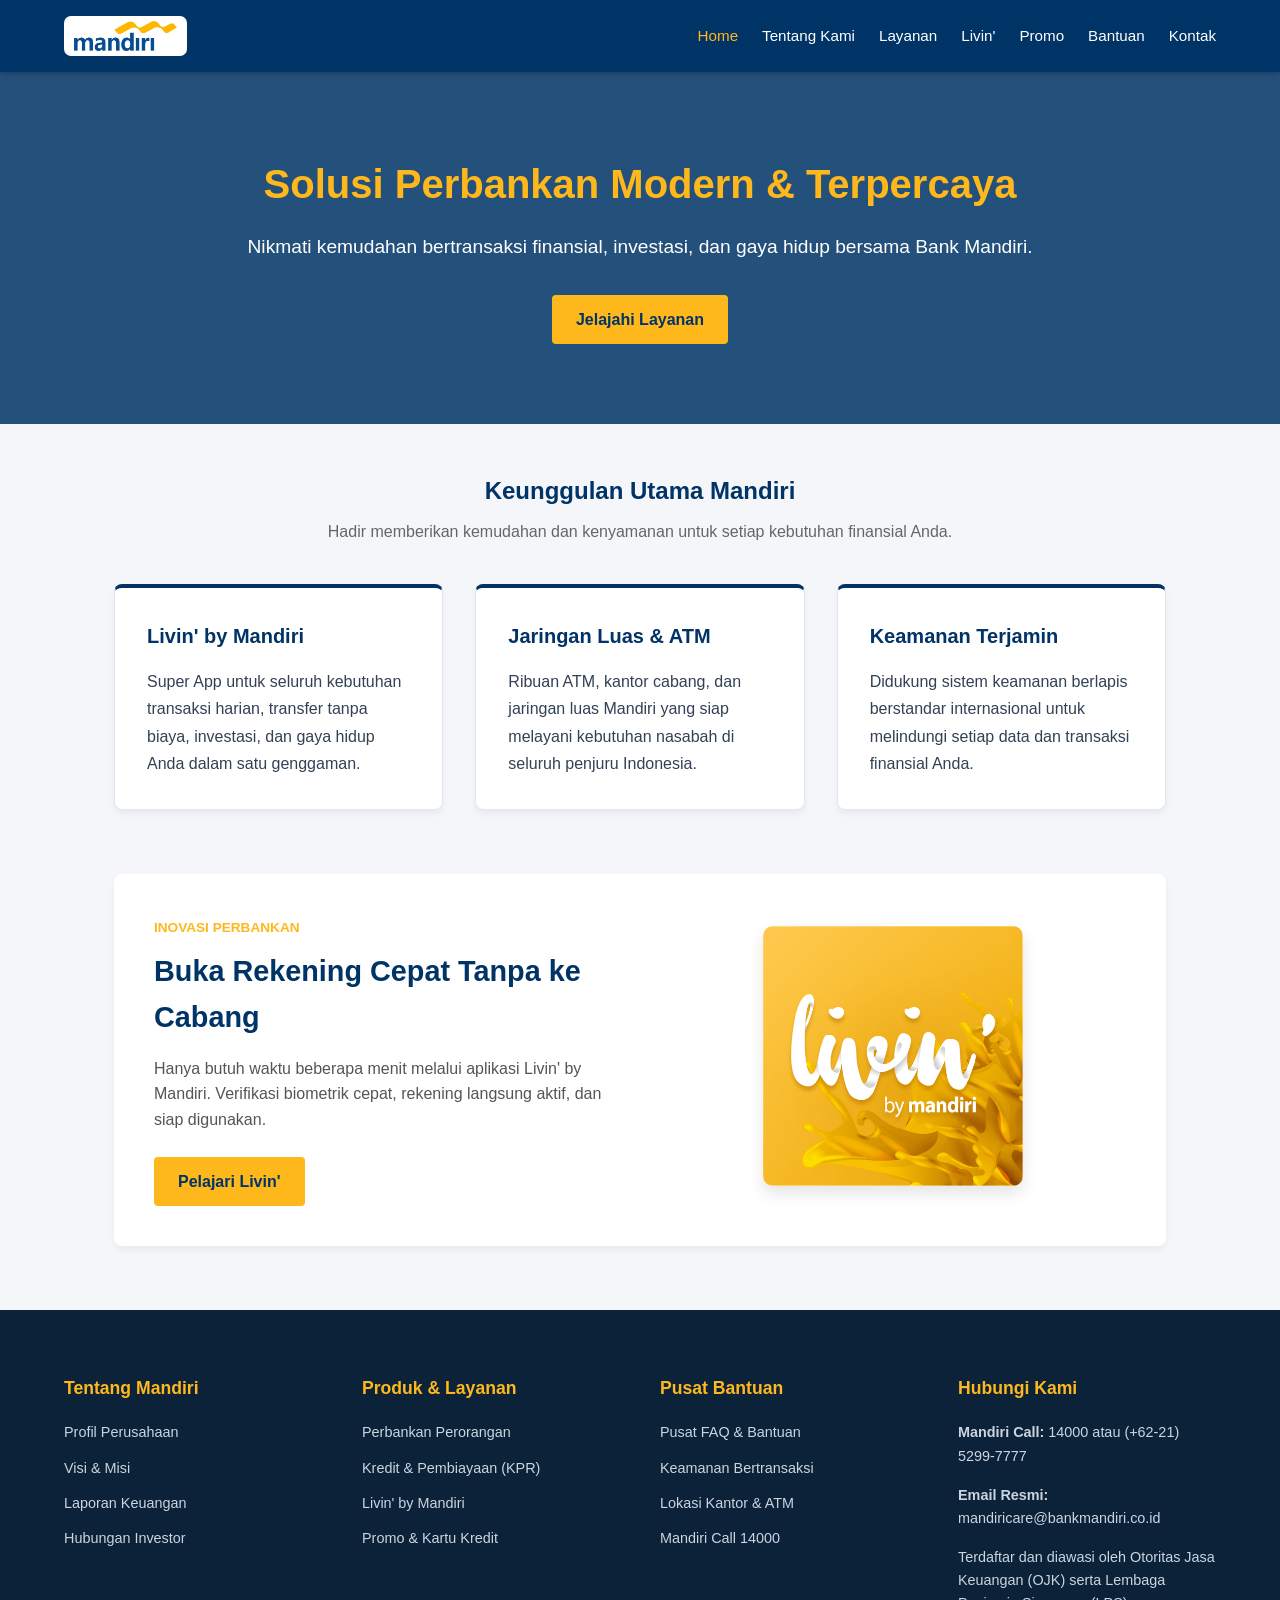
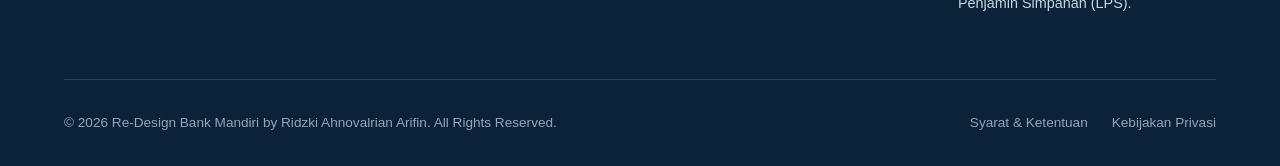
<file: index.html>
<!DOCTYPE html>
<html lang="id">
<head>
    <meta charset="UTF-8">
    <meta name="viewport" content="width=device-width, initial-scale=1.0">
    <title>Bank Mandiri - Terdepan, Terpercaya, Bersama Anda</title>
    <link rel="stylesheet" href="css/style.css">
</head>
<body>
    <header id="ridzki_header">
        <a href="index.html" class="ridzki_logo">
            <img src="assets/logo.png" alt="Logo Bank Mandiri">
        </a>
        
        <div class="ridzki_menu_toggle">
            <span></span>
            <span></span>
            <span></span>
        </div>

        <nav id="ridzki_nav">
            <ul>
                <li><a href="index.html">Home</a></li>
                <li><a href="about.html">Tentang Kami</a></li>
                <li><a href="services.html">Layanan</a></li>
                <li><a href="livin.html">Livin'</a></li>
                <li><a href="promo.html">Promo</a></li>
                <li><a href="help.html">Bantuan</a></li>
                <li><a href="contact.html">Kontak</a></li>
            </ul>
        </nav>
    </header>

    <section class="ridzki_hero">
        <h1>Solusi Perbankan Modern & Terpercaya</h1>
        <p>Nikmati kemudahan bertransaksi finansial, investasi, dan gaya hidup bersama Bank Mandiri.</p>
        <a href="services.html" class="ridzki_btn">Jelajahi Layanan</a>
    </section>

    <div class="ridzki_container">
        <h2 style="text-align: center; color: var(--ridzki-mandiri-blue); margin-bottom: 0.5rem;">Keunggulan Utama Mandiri</h2>
        <p style="text-align: center; color: #666; margin-bottom: 2.5rem;">Hadir memberikan kemudahan dan kenyamanan untuk setiap kebutuhan finansial Anda.</p>
        
        <div class="ridzki_grid">
            <div class="ridzki_card">
                <h3>Livin' by Mandiri</h3>
                <p>Super App untuk seluruh kebutuhan transaksi harian, transfer tanpa biaya, investasi, dan gaya hidup Anda dalam satu genggaman.</p>
            </div>
            <div class="ridzki_card">
                <h3>Jaringan Luas & ATM</h3>
                <p>Ribuan ATM, kantor cabang, dan jaringan luas Mandiri yang siap melayani kebutuhan nasabah di seluruh penjuru Indonesia.</p>
            </div>
            <div class="ridzki_card">
                <h3>Keamanan Terjamin</h3>
                <p>Didukung sistem keamanan berlapis berstandar internasional untuk melindungi setiap data dan transaksi finansial Anda.</p>
            </div>
        </div>

        <div style="margin-top: 4rem; background: white; padding: 2.5rem; border-radius: 8px; box-shadow: 0 4px 6px rgba(0,0,0,0.05); display: flex; flex-wrap: wrap; gap: 2.5rem; align-items: center;">
            <div style="flex: 1; min-width: 280px;">
                <span style="color: var(--ridzki-mandiri-gold); font-weight: bold; text-transform: uppercase; font-size: 0.85rem;">Inovasi Perbankan</span>
                <h3 style="color: var(--ridzki-mandiri-blue); font-size: 1.8rem; margin: 0.5rem 0 1rem 0;">Buka Rekening Cepat Tanpa ke Cabang</h3>
                <p style="color: #555; margin-bottom: 1.5rem;">Hanya butuh waktu beberapa menit melalui aplikasi Livin' by Mandiri. Verifikasi biometrik cepat, rekening langsung aktif, dan siap digunakan.</p>
                <a href="livin.html" class="ridzki_btn">Pelajari Livin'</a>
            </div>
            <div style="flex: 1; min-width: 50px; text-align: center;">
                <img src="assets/livin.png" alt="Livin by Mandiri" style="max-width: 260px; width: 100%; height: auto; border-radius: 10px; box-shadow: 0 8px 16px rgba(0,0,0,0.1);">
            </div>
        </div>
    </div>

    <footer id="ridzki_footer_detail">
        <div class="ridzki_footer_container">
            <div class="ridzki_footer_col">
                <h4>Tentang Mandiri</h4>
                <ul>
                    <li><a href="about.html">Profil Perusahaan</a></li>
                    <li><a href="about.html">Visi & Misi</a></li>
                    <li><a href="services.html">Laporan Keuangan</a></li>
                    <li><a href="contact.html">Hubungan Investor</a></li>
                </ul>
            </div>
            <div class="ridzki_footer_col">
                <h4>Produk & Layanan</h4>
                <ul>
                    <li><a href="services.html">Perbankan Perorangan</a></li>
                    <li><a href="services.html">Kredit & Pembiayaan (KPR)</a></li>
                    <li><a href="livin.html">Livin' by Mandiri</a></li>
                    <li><a href="promo.html">Promo & Kartu Kredit</a></li>
                </ul>
            </div>
            <div class="ridzki_footer_col">
                <h4>Pusat Bantuan</h4>
                <ul>
                    <li><a href="help.html">Pusat FAQ & Bantuan</a></li>
                    <li><a href="help.html">Keamanan Bertransaksi</a></li>
                    <li><a href="contact.html">Lokasi Kantor & ATM</a></li>
                    <li><a href="contact.html">Mandiri Call 14000</a></li>
                </ul>
            </div>
            <div class="ridzki_footer_col">
                <h4>Hubungi Kami</h4>
                <p><strong>Mandiri Call:</strong> 14000 atau (+62-21) 5299-7777</p>
                <p><strong>Email Resmi:</strong> mandiricare@bankmandiri.co.id</p>
                <p>Terdaftar dan diawasi oleh Otoritas Jasa Keuangan (OJK) serta Lembaga Penjamin Simpanan (LPS).</p>
            </div>
        </div>
        
        <div class="ridzki_footer_bottom">
            <p>&copy; 2026 Re-Design Bank Mandiri by Ridzki Ahnovalrian Arifin. All Rights Reserved.</p>
            <div class="ridzki_footer_bottom_links">
                <a href="#">Syarat & Ketentuan</a>
                <a href="#">Kebijakan Privasi</a>
            </div>
        </div>
    </footer>

    <script src="js/script.js"></script>
</body>
</html>
</file>
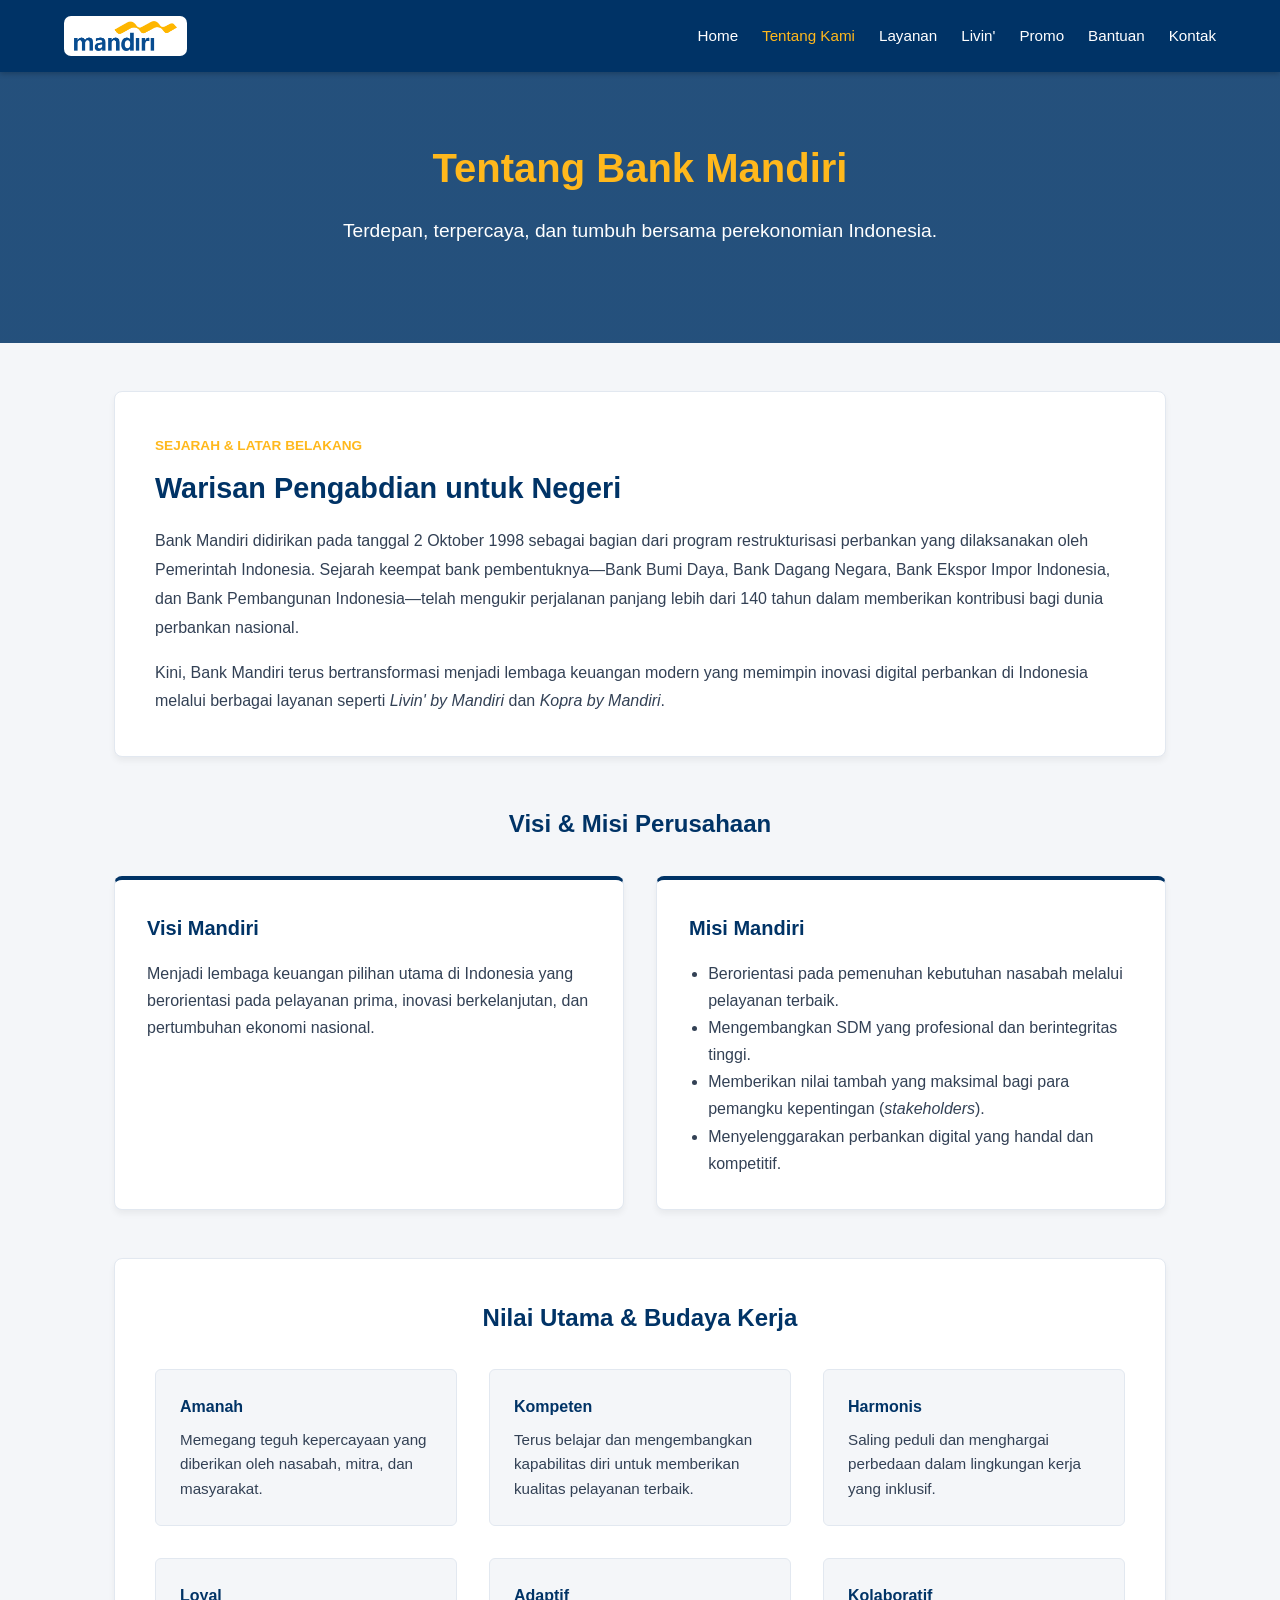
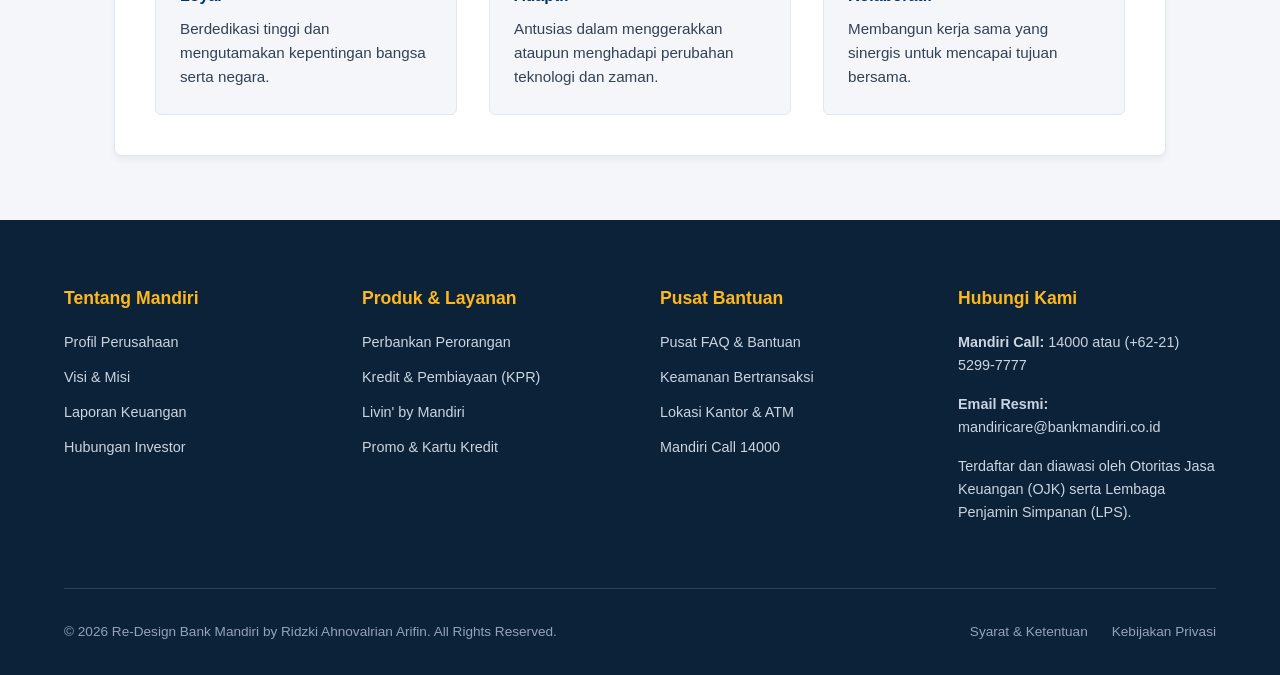
<file: about.html>
<!DOCTYPE html>
<html lang="id">
<head>
    <meta charset="UTF-8">
    <meta name="viewport" content="width=device-width, initial-scale=1.0">
    <title>Tentang Kami - Bank Mandiri</title>
    <link rel="stylesheet" href="css/style.css">
</head>
<body>
    <header id="ridzki_header">
        <a href="index.html" class="ridzki_logo">
            <img src="assets/logo.png" alt="Logo Bank Mandiri">
        </a>
        
        <div class="ridzki_menu_toggle">
            <span></span>
            <span></span>
            <span></span>
        </div>

        <nav id="ridzki_nav">
            <ul>
                <li><a href="index.html">Home</a></li>
                <li><a href="about.html">Tentang Kami</a></li>
                <li><a href="services.html">Layanan</a></li>
                <li><a href="livin.html">Livin'</a></li>
                <li><a href="promo.html">Promo</a></li>
                <li><a href="help.html">Bantuan</a></li>
                <li><a href="contact.html">Kontak</a></li>
            </ul>
        </nav>
    </header>
    <section class="ridzki_hero" style="padding: 4rem 2rem;">
        <h1>Tentang Bank Mandiri</h1>
        <p>Terdepan, terpercaya, dan tumbuh bersama perekonomian Indonesia.</p>
    </section>
    <div class="ridzki_container">
        <div style="background: white; padding: 2.5rem; border-radius: 8px; box-shadow: 0 4px 6px rgba(0,0,0,0.05); margin-bottom: 3rem; border: 1px solid #e2e8f0;">
            <span style="color: var(--ridzki-mandiri-gold); font-weight: bold; text-transform: uppercase; font-size: 0.85rem;">Sejarah & Latar Belakang</span>
            <h2 style="color: var(--ridzki-mandiri-blue); font-size: 1.8rem; margin: 0.5rem 0 1rem 0;">Warisan Pengabdian untuk Negeri</h2>
            <p style="color: #334155; line-height: 1.8; margin-bottom: 1rem;">
                Bank Mandiri didirikan pada tanggal 2 Oktober 1998 sebagai bagian dari program restrukturisasi perbankan yang dilaksanakan oleh Pemerintah Indonesia. Sejarah keempat bank pembentuknya—Bank Bumi Daya, Bank Dagang Negara, Bank Ekspor Impor Indonesia, dan Bank Pembangunan Indonesia—telah mengukir perjalanan panjang lebih dari 140 tahun dalam memberikan kontribusi bagi dunia perbankan nasional.
            </p>
            <p style="color: #334155; line-height: 1.8;">
                Kini, Bank Mandiri terus bertransformasi menjadi lembaga keuangan modern yang memimpin inovasi digital perbankan di Indonesia melalui berbagai layanan seperti <em>Livin' by Mandiri</em> dan <em>Kopra by Mandiri</em>.
            </p>
        </div>
        <h2 style="color: var(--ridzki-mandiri-blue); text-align: center; margin-bottom: 1.5rem;">Visi & Misi Perusahaan</h2>
        <div class="ridzki_grid" style="margin-bottom: 3rem;">
            <div class="ridzki_card">
                <h3>Visi Mandiri</h3>
                <p>Menjadi lembaga keuangan pilihan utama di Indonesia yang berorientasi pada pelayanan prima, inovasi berkelanjutan, dan pertumbuhan ekonomi nasional.</p>
            </div>
            <div class="ridzki_card">
                <h3>Misi Mandiri</h3>
                <ul style="padding-left: 1.2rem; color: #334155; line-height: 1.7;">
                    <li>Berorientasi pada pemenuhan kebutuhan nasabah melalui pelayanan terbaik.</li>
                    <li>Mengembangkan SDM yang profesional dan berintegritas tinggi.</li>
                    <li>Memberikan nilai tambah yang maksimal bagi para pemangku kepentingan (<em>stakeholders</em>).</li>
                    <li>Menyelenggarakan perbankan digital yang handal dan kompetitif.</li>
                </ul>
            </div>
        </div>
        <div style="background: white; padding: 2.5rem; border-radius: 8px; box-shadow: 0 4px 6px rgba(0,0,0,0.05); margin-bottom: 3rem; border: 1px solid #e2e8f0;">
            <h2 style="color: var(--ridzki-mandiri-blue); text-align: center; margin-bottom: 2rem;">Nilai Utama & Budaya Kerja</h2>
            <div class="ridzki_grid" style="margin-top: 0;">
                <div style="background: var(--ridzki-light); padding: 1.5rem; border-radius: 6px; border-left: 4px solid var(--ridzki-mandiri-gold); border: 1px solid #e2e8f0;">
                    <h4 style="color: var(--ridzki-mandiri-blue); margin-bottom: 0.5rem;">Amanah</h4>
                    <p style="font-size: 0.95rem; color: #334155;">Memegang teguh kepercayaan yang diberikan oleh nasabah, mitra, dan masyarakat.</p>
                </div>
                <div style="background: var(--ridzki-light); padding: 1.5rem; border-radius: 6px; border-left: 4px solid var(--ridzki-mandiri-gold); border: 1px solid #e2e8f0;">
                    <h4 style="color: var(--ridzki-mandiri-blue); margin-bottom: 0.5rem;">Kompeten</h4>
                    <p style="font-size: 0.95rem; color: #334155;">Terus belajar dan mengembangkan kapabilitas diri untuk memberikan kualitas pelayanan terbaik.</p>
                </div>
                <div style="background: var(--ridzki-light); padding: 1.5rem; border-radius: 6px; border-left: 4px solid var(--ridzki-mandiri-gold); border: 1px solid #e2e8f0;">
                    <h4 style="color: var(--ridzki-mandiri-blue); margin-bottom: 0.5rem;">Harmonis</h4>
                    <p style="font-size: 0.95rem; color: #334155;">Saling peduli dan menghargai perbedaan dalam lingkungan kerja yang inklusif.</p>
                </div>
                <div style="background: var(--ridzki-light); padding: 1.5rem; border-radius: 6px; border-left: 4px solid var(--ridzki-mandiri-gold); border: 1px solid #e2e8f0;">
                    <h4 style="color: var(--ridzki-mandiri-blue); margin-bottom: 0.5rem;">Loyal</h4>
                    <p style="font-size: 0.95rem; color: #334155;">Berdedikasi tinggi dan mengutamakan kepentingan bangsa serta negara.</p>
                </div>
                <div style="background: var(--ridzki-light); padding: 1.5rem; border-radius: 6px; border-left: 4px solid var(--ridzki-mandiri-gold); border: 1px solid #e2e8f0;">
                    <h4 style="color: var(--ridzki-mandiri-blue); margin-bottom: 0.5rem;">Adaptif</h4>
                    <p style="font-size: 0.95rem; color: #334155;">Antusias dalam menggerakkan ataupun menghadapi perubahan teknologi dan zaman.</p>
                </div>
                <div style="background: var(--ridzki-light); padding: 1.5rem; border-radius: 6px; border-left: 4px solid var(--ridzki-mandiri-gold); border: 1px solid #e2e8f0;">
                    <h4 style="color: var(--ridzki-mandiri-blue); margin-bottom: 0.5rem;">Kolaboratif</h4>
                    <p style="font-size: 0.95rem; color: #334155;">Membangun kerja sama yang sinergis untuk mencapai tujuan bersama.</p>
                </div>
            </div>
        </div>

    </div>

    <footer id="ridzki_footer_detail">
        <div class="ridzki_footer_container">
            <div class="ridzki_footer_col">
                <h4>Tentang Mandiri</h4>
                <ul>
                    <li><a href="about.html">Profil Perusahaan</a></li>
                    <li><a href="about.html">Visi & Misi</a></li>
                    <li><a href="services.html">Laporan Keuangan</a></li>
                    <li><a href="contact.html">Hubungan Investor</a></li>
                </ul>
            </div>
            <div class="ridzki_footer_col">
                <h4>Produk & Layanan</h4>
                <ul>
                    <li><a href="services.html">Perbankan Perorangan</a></li>
                    <li><a href="services.html">Kredit & Pembiayaan (KPR)</a></li>
                    <li><a href="livin.html">Livin' by Mandiri</a></li>
                    <li><a href="promo.html">Promo & Kartu Kredit</a></li>
                </ul>
            </div>
            <div class="ridzki_footer_col">
                <h4>Pusat Bantuan</h4>
                <ul>
                    <li><a href="help.html">Pusat FAQ & Bantuan</a></li>
                    <li><a href="help.html">Keamanan Bertransaksi</a></li>
                    <li><a href="contact.html">Lokasi Kantor & ATM</a></li>
                    <li><a href="contact.html">Mandiri Call 14000</a></li>
                </ul>
            </div>
            <div class="ridzki_footer_col">
                <h4>Hubungi Kami</h4>
                <p><strong>Mandiri Call:</strong> 14000 atau (+62-21) 5299-7777</p>
                <p><strong>Email Resmi:</strong> mandiricare@bankmandiri.co.id</p>
                <p>Terdaftar dan diawasi oleh Otoritas Jasa Keuangan (OJK) serta Lembaga Penjamin Simpanan (LPS).</p>
            </div>
        </div>
        
        <div class="ridzki_footer_bottom">
            <p>&copy; 2026 Re-Design Bank Mandiri by Ridzki Ahnovalrian Arifin. All Rights Reserved.</p>
            <div class="ridzki_footer_bottom_links">
                <a href="#">Syarat & Ketentuan</a>
                <a href="#">Kebijakan Privasi</a>
            </div>
        </div>
    </footer>

    <script src="js/script.js"></script>
</body>
</html>
</file>
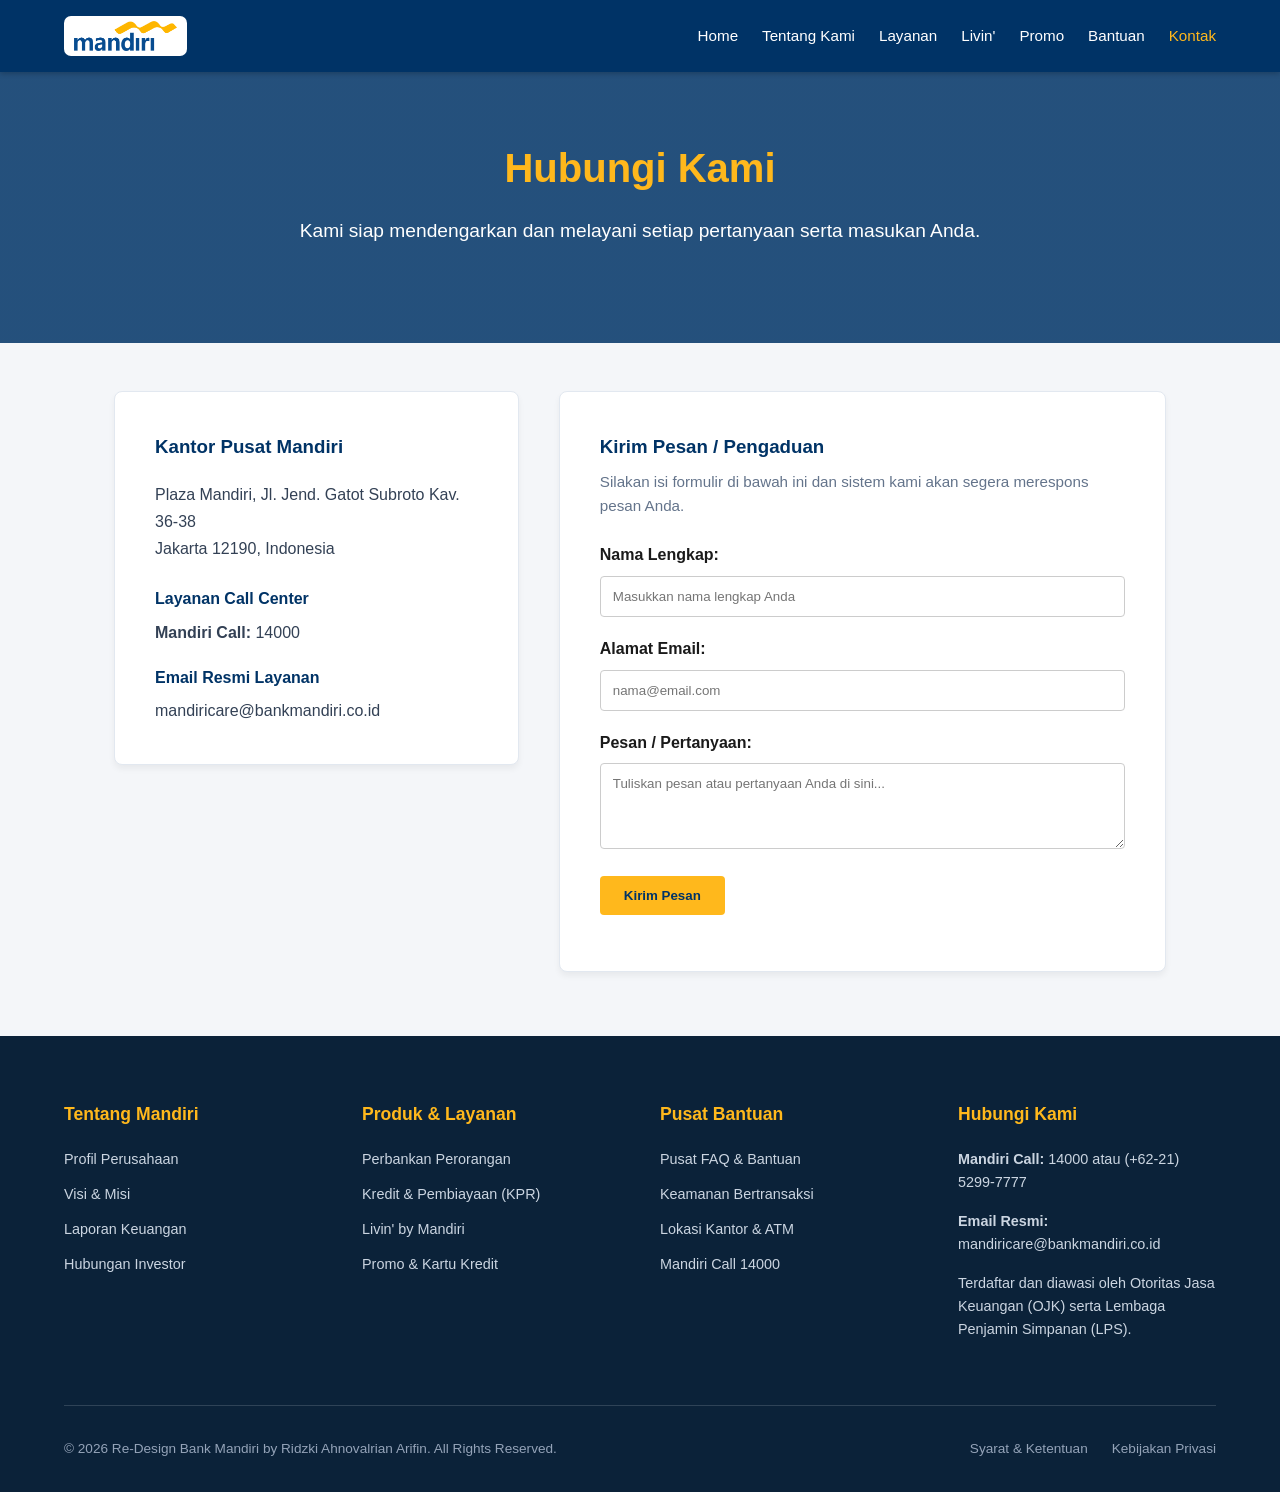
<file: contact.html>
<!DOCTYPE html>
<html lang="id">
<head>
    <meta charset="UTF-8">
    <meta name="viewport" content="width=device-width, initial-scale=1.0">
    <title>Kontak Kami - Bank Mandiri</title>
    <link rel="stylesheet" href="css/style.css">
</head>
<body>
    <header id="ridzki_header">
        <a href="index.html" class="ridzki_logo">
            <img src="assets/logo.png" alt="Logo Bank Mandiri">
        </a>
        
        <div class="ridzki_menu_toggle">
            <span></span>
            <span></span>
            <span></span>
        </div>

        <nav id="ridzki_nav">
            <ul>
                <li><a href="index.html">Home</a></li>
                <li><a href="about.html">Tentang Kami</a></li>
                <li><a href="services.html">Layanan</a></li>
                <li><a href="livin.html">Livin'</a></li>
                <li><a href="promo.html">Promo</a></li>
                <li><a href="help.html">Bantuan</a></li>
                <li><a href="contact.html">Kontak</a></li>
            </ul>
        </nav>
    </header>

    <section class="ridzki_hero" style="padding: 4rem 2rem;">
        <h1>Hubungi Kami</h1>
        <p>Kami siap mendengarkan dan melayani setiap pertanyaan serta masukan Anda.</p>
    </section>

    <div class="ridzki_container">
        <div class="ridzki_grid" style="grid-template-columns: 1fr 1.5fr; gap: 2.5rem; align-items: start;">
            
            <div style="background: white; padding: 2.5rem; border-radius: 8px; box-shadow: 0 4px 6px rgba(0,0,0,0.05); border: 1px solid #e2e8f0;">
                <h3 style="color: var(--ridzki-mandiri-blue); margin-bottom: 1.2rem;">Kantor Pusat Mandiri</h3>
                <p style="color: #334155; line-height: 1.7; margin-bottom: 1.5rem;">
                    Plaza Mandiri, Jl. Jend. Gatot Subroto Kav. 36-38<br>
                    Jakarta 12190, Indonesia
                </p>
                
                <h4 style="color: var(--ridzki-mandiri-blue); margin-bottom: 0.5rem;">Layanan Call Center</h4>
                <p style="color: #334155; margin-bottom: 1.2rem;"><strong>Mandiri Call:</strong> 14000</p>
                
                <h4 style="color: var(--ridzki-mandiri-blue); margin-bottom: 0.5rem;">Email Resmi Layanan</h4>
                <p style="color: #334155;">mandiricare@bankmandiri.co.id</p>
            </div>

            <div style="background: white; padding: 2.5rem; border-radius: 8px; box-shadow: 0 4px 6px rgba(0,0,0,0.05); border: 1px solid #e2e8f0;">
                <h3 style="color: var(--ridzki-mandiri-blue); margin-bottom: 0.5rem;">Kirim Pesan / Pengaduan</h3>
                <p style="color: #64748b; font-size: 0.95rem; margin-bottom: 1.5rem;">Silakan isi formulir di bawah ini dan sistem kami akan segera merespons pesan Anda.</p>
                
                <form id="ridzki_contactForm">
                    <div class="ridzki_form_group">
                        <label for="ridzki_name">Nama Lengkap:</label>
                        <input type="text" id="ridzki_name" placeholder="Masukkan nama lengkap Anda">
                    </div>
                    <div class="ridzki_form_group">
                        <label for="ridzki_email">Alamat Email:</label>
                        <input type="email" id="ridzki_email" placeholder="nama@email.com">
                    </div>
                    <div class="ridzki_form_group">
                        <label for="ridzki_message">Pesan / Pertanyaan:</label>
                        <textarea id="ridzki_message" rows="4" placeholder="Tuliskan pesan atau pertanyaan Anda di sini..."></textarea>
                    </div>
                    <button type="submit" class="ridzki_btn">Kirim Pesan</button>
                    <div id="ridzki_alert" style="margin-top: 1rem; font-weight: bold;"></div>
                </form>
            </div>

        </div>
    </div>

    <footer id="ridzki_footer_detail">
        <div class="ridzki_footer_container">
            <div class="ridzki_footer_col">
                <h4>Tentang Mandiri</h4>
                <ul>
                    <li><a href="about.html">Profil Perusahaan</a></li>
                    <li><a href="about.html">Visi & Misi</a></li>
                    <li><a href="services.html">Laporan Keuangan</a></li>
                    <li><a href="contact.html">Hubungan Investor</a></li>
                </ul>
            </div>
            <div class="ridzki_footer_col">
                <h4>Produk & Layanan</h4>
                <ul>
                    <li><a href="services.html">Perbankan Perorangan</a></li>
                    <li><a href="services.html">Kredit & Pembiayaan (KPR)</a></li>
                    <li><a href="livin.html">Livin' by Mandiri</a></li>
                    <li><a href="promo.html">Promo & Kartu Kredit</a></li>
                </ul>
            </div>
            <div class="ridzki_footer_col">
                <h4>Pusat Bantuan</h4>
                <ul>
                    <li><a href="help.html">Pusat FAQ & Bantuan</a></li>
                    <li><a href="help.html">Keamanan Bertransaksi</a></li>
                    <li><a href="contact.html">Lokasi Kantor & ATM</a></li>
                    <li><a href="contact.html">Mandiri Call 14000</a></li>
                </ul>
            </div>
            <div class="ridzki_footer_col">
                <h4>Hubungi Kami</h4>
                <p><strong>Mandiri Call:</strong> 14000 atau (+62-21) 5299-7777</p>
                <p><strong>Email Resmi:</strong> mandiricare@bankmandiri.co.id</p>
                <p>Terdaftar dan diawasi oleh Otoritas Jasa Keuangan (OJK) serta Lembaga Penjamin Simpanan (LPS).</p>
            </div>
        </div>
        
        <div class="ridzki_footer_bottom">
            <p>&copy; 2026 Re-Design Bank Mandiri by Ridzki Ahnovalrian Arifin. All Rights Reserved.</p>
            <div class="ridzki_footer_bottom_links">
                <a href="#">Syarat & Ketentuan</a>
                <a href="#">Kebijakan Privasi</a>
            </div>
        </div>
    </footer>

    <script src="js/script.js"></script>
</body>
</html>
</file>
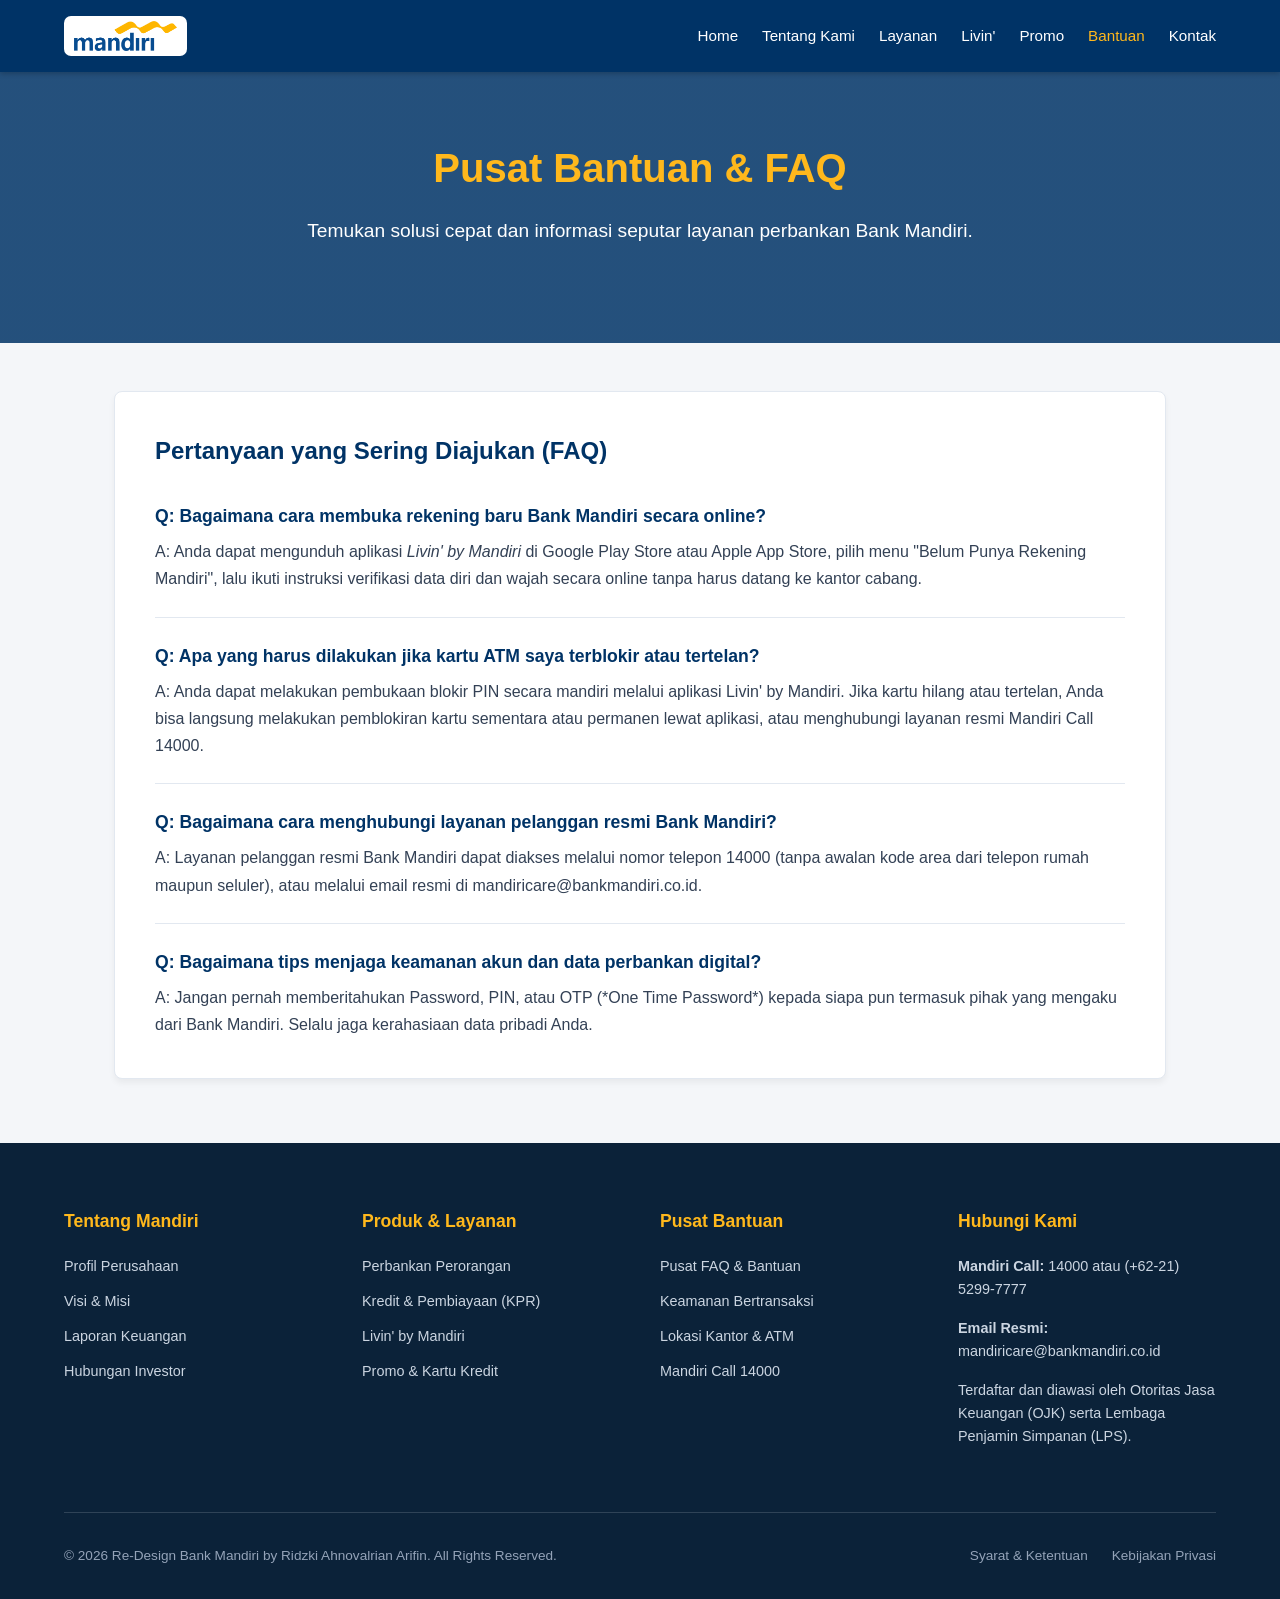
<file: help.html>
<!DOCTYPE html>
<html lang="id">
<head>
    <meta charset="UTF-8">
    <meta name="viewport" content="width=device-width, initial-scale=1.0">
    <title>Pusat Bantuan & FAQ - Bank Mandiri</title>
    <link rel="stylesheet" href="css/style.css">
</head>
<body>
    <header id="ridzki_header">
        <a href="index.html" class="ridzki_logo">
            <img src="assets/logo.png" alt="Logo Bank Mandiri">
        </a>
        
        <div class="ridzki_menu_toggle">
            <span></span>
            <span></span>
            <span></span>
        </div>

        <nav id="ridzki_nav">
            <ul>
                <li><a href="index.html">Home</a></li>
                <li><a href="about.html">Tentang Kami</a></li>
                <li><a href="services.html">Layanan</a></li>
                <li><a href="livin.html">Livin'</a></li>
                <li><a href="promo.html">Promo</a></li>
                <li><a href="help.html">Bantuan</a></li>
                <li><a href="contact.html">Kontak</a></li>
            </ul>
        </nav>
    </header>

    <section class="ridzki_hero" style="padding: 4rem 2rem;">
        <h1>Pusat Bantuan & FAQ</h1>
        <p>Temukan solusi cepat dan informasi seputar layanan perbankan Bank Mandiri.</p>
    </section>

    <div class="ridzki_container">
        <div style="background: white; padding: 2.5rem; border-radius: 8px; box-shadow: 0 4px 6px rgba(0,0,0,0.05); border: 1px solid #e2e8f0;">
            <h2 style="color: var(--ridzki-mandiri-blue); margin-bottom: 2rem;">Pertanyaan yang Sering Diajukan (FAQ)</h2>
            
            <div style="margin-bottom: 1.5rem; border-bottom: 1px solid #e2e8f0; padding-bottom: 1.5rem;">
                <h3 style="color: var(--ridzki-mandiri-blue); font-size: 1.1rem; margin-bottom: 0.5rem;">Q: Bagaimana cara membuka rekening baru Bank Mandiri secara online?</h3>
                <p style="color: #334155; line-height: 1.7;">A: Anda dapat mengunduh aplikasi <em>Livin' by Mandiri</em> di Google Play Store atau Apple App Store, pilih menu "Belum Punya Rekening Mandiri", lalu ikuti instruksi verifikasi data diri dan wajah secara online tanpa harus datang ke kantor cabang.</p>
            </div>

            <div style="margin-bottom: 1.5rem; border-bottom: 1px solid #e2e8f0; padding-bottom: 1.5rem;">
                <h3 style="color: var(--ridzki-mandiri-blue); font-size: 1.1rem; margin-bottom: 0.5rem;">Q: Apa yang harus dilakukan jika kartu ATM saya terblokir atau tertelan?</h3>
                <p style="color: #334155; line-height: 1.7;">A: Anda dapat melakukan pembukaan blokir PIN secara mandiri melalui aplikasi Livin' by Mandiri. Jika kartu hilang atau tertelan, Anda bisa langsung melakukan pemblokiran kartu sementara atau permanen lewat aplikasi, atau menghubungi layanan resmi Mandiri Call 14000.</p>
            </div>

            <div style="margin-bottom: 1.5rem; border-bottom: 1px solid #e2e8f0; padding-bottom: 1.5rem;">
                <h3 style="color: var(--ridzki-mandiri-blue); font-size: 1.1rem; margin-bottom: 0.5rem;">Q: Bagaimana cara menghubungi layanan pelanggan resmi Bank Mandiri?</h3>
                <p style="color: #334155; line-height: 1.7;">A: Layanan pelanggan resmi Bank Mandiri dapat diakses melalui nomor telepon 14000 (tanpa awalan kode area dari telepon rumah maupun seluler), atau melalui email resmi di mandiricare@bankmandiri.co.id.</p>
            </div>

            <div>
                <h3 style="color: var(--ridzki-mandiri-blue); font-size: 1.1rem; margin-bottom: 0.5rem;">Q: Bagaimana tips menjaga keamanan akun dan data perbankan digital?</h3>
                <p style="color: #334155; line-height: 1.7;">A: Jangan pernah memberitahukan Password, PIN, atau OTP (*One Time Password*) kepada siapa pun termasuk pihak yang mengaku dari Bank Mandiri. Selalu jaga kerahasiaan data pribadi Anda.</p>
            </div>
        </div>
    </div>
    
    <footer id="ridzki_footer_detail">
        <div class="ridzki_footer_container">
            <div class="ridzki_footer_col">
                <h4>Tentang Mandiri</h4>
                <ul>
                    <li><a href="about.html">Profil Perusahaan</a></li>
                    <li><a href="about.html">Visi & Misi</a></li>
                    <li><a href="services.html">Laporan Keuangan</a></li>
                    <li><a href="contact.html">Hubungan Investor</a></li>
                </ul>
            </div>
            <div class="ridzki_footer_col">
                <h4>Produk & Layanan</h4>
                <ul>
                    <li><a href="services.html">Perbankan Perorangan</a></li>
                    <li><a href="services.html">Kredit & Pembiayaan (KPR)</a></li>
                    <li><a href="livin.html">Livin' by Mandiri</a></li>
                    <li><a href="promo.html">Promo & Kartu Kredit</a></li>
                </ul>
            </div>
            <div class="ridzki_footer_col">
                <h4>Pusat Bantuan</h4>
                <ul>
                    <li><a href="help.html">Pusat FAQ & Bantuan</a></li>
                    <li><a href="help.html">Keamanan Bertransaksi</a></li>
                    <li><a href="contact.html">Lokasi Kantor & ATM</a></li>
                    <li><a href="contact.html">Mandiri Call 14000</a></li>
                </ul>
            </div>
            <div class="ridzki_footer_col">
                <h4>Hubungi Kami</h4>
                <p><strong>Mandiri Call:</strong> 14000 atau (+62-21) 5299-7777</p>
                <p><strong>Email Resmi:</strong> mandiricare@bankmandiri.co.id</p>
                <p>Terdaftar dan diawasi oleh Otoritas Jasa Keuangan (OJK) serta Lembaga Penjamin Simpanan (LPS).</p>
            </div>
        </div>
        
        <div class="ridzki_footer_bottom">
            <p>&copy; 2026 Re-Design Bank Mandiri by Ridzki Ahnovalrian Arifin. All Rights Reserved.</p>
            <div class="ridzki_footer_bottom_links">
                <a href="#">Syarat & Ketentuan</a>
                <a href="#">Kebijakan Privasi</a>
            </div>
        </div>
    </footer>

    <script src="js/script.js"></script>
</body>
</html>
</file>
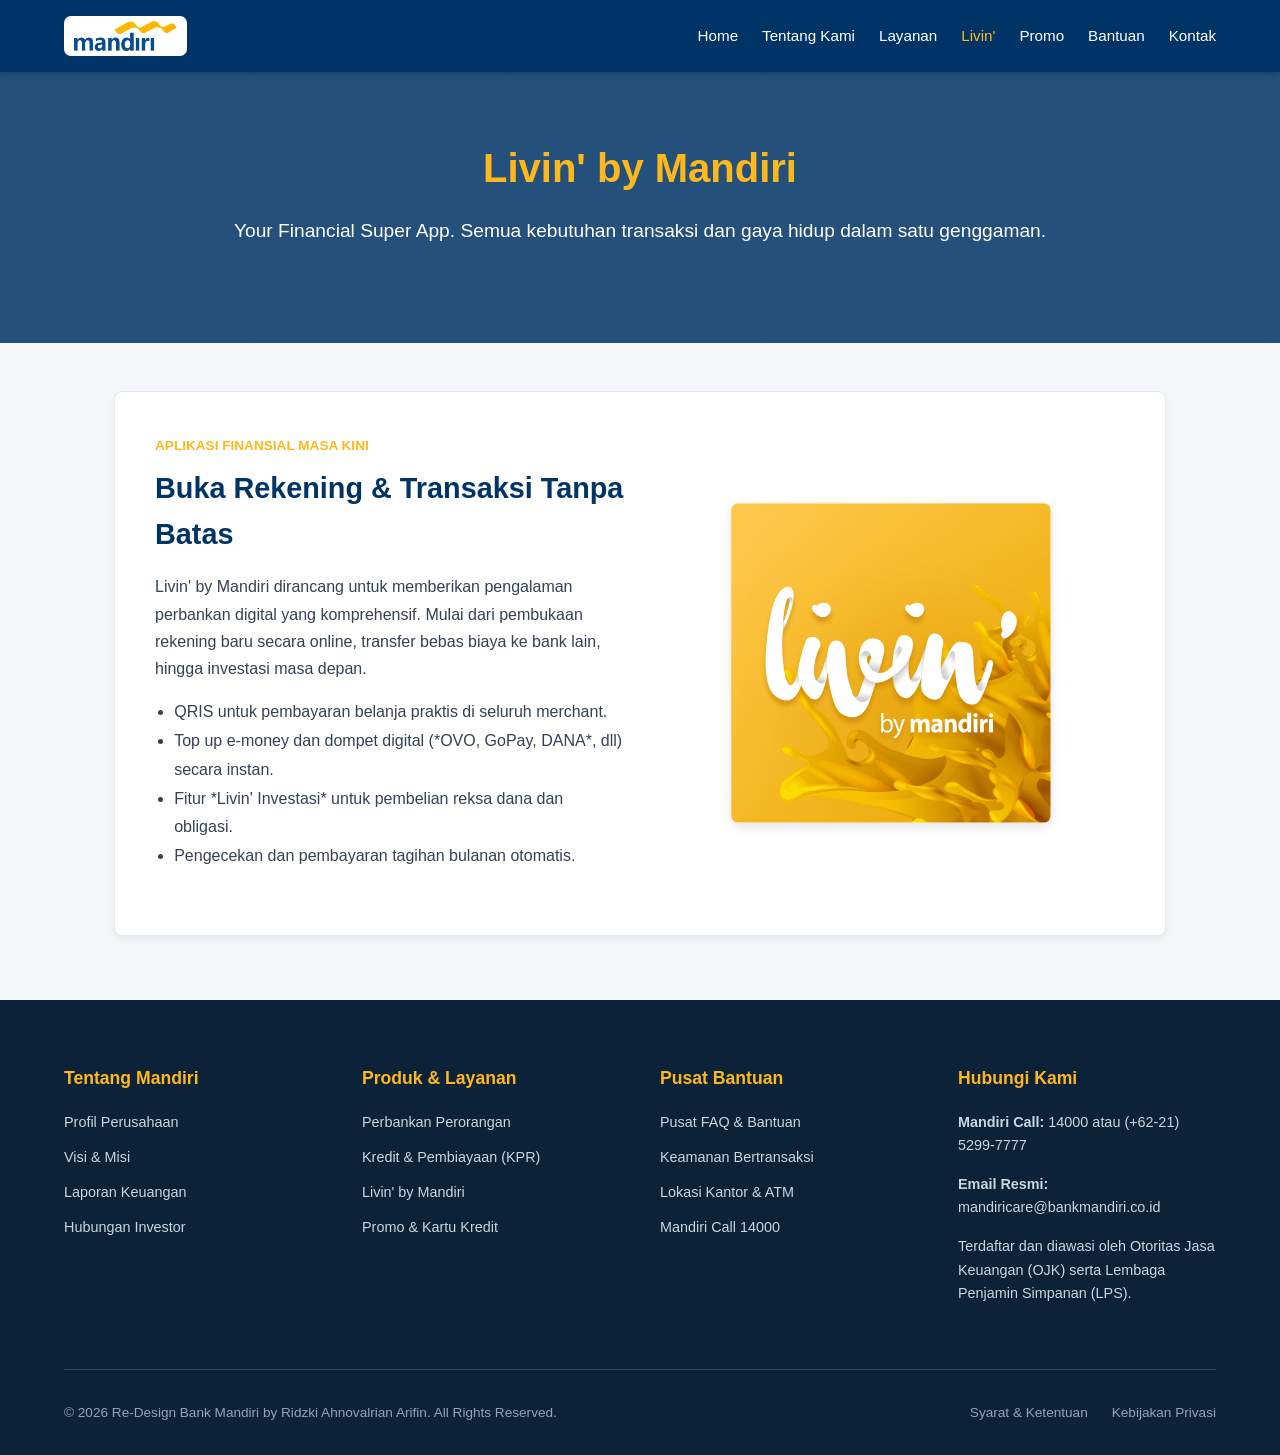
<file: livin.html>
<!DOCTYPE html>
<html lang="id">
<head>
    <meta charset="UTF-8">
    <meta name="viewport" content="width=device-width, initial-scale=1.0">
    <title>Livin' by Mandiri - Digital Banking</title>
    <link rel="stylesheet" href="css/style.css">
</head>
<body>
    <header id="ridzki_header">
        <a href="index.html" class="ridzki_logo">
            <img src="assets/logo.png" alt="Logo Bank Mandiri">
        </a>
        
        <div class="ridzki_menu_toggle">
            <span></span>
            <span></span>
            <span></span>
        </div>

        <nav id="ridzki_nav">
            <ul>
                <li><a href="index.html">Home</a></li>
                <li><a href="about.html">Tentang Kami</a></li>
                <li><a href="services.html">Layanan</a></li>
                <li><a href="livin.html">Livin'</a></li>
                <li><a href="promo.html">Promo</a></li>
                <li><a href="help.html">Bantuan</a></li>
                <li><a href="contact.html">Kontak</a></li>
            </ul>
        </nav>
    </header>

    <section class="ridzki_hero" style="padding: 4rem 2rem;">
        <h1>Livin' by Mandiri</h1>
        <p>Your Financial Super App. Semua kebutuhan transaksi dan gaya hidup dalam satu genggaman.</p>
    </section>

    <div class="ridzki_container">
        <div style="background: white; padding: 2.5rem; border-radius: 8px; box-shadow: 0 4px 6px rgba(0,0,0,0.05); margin-bottom: 3rem; border: 1px solid #e2e8f0; display: flex; flex-wrap: wrap; gap: 2rem; align-items: center;">
            <div style="flex: 1; min-width: 280px;">
                <span style="color: var(--ridzki-mandiri-gold); font-weight: bold; text-transform: uppercase; font-size: 0.85rem;">Aplikasi Finansial Masa Kini</span>
                <h2 style="color: var(--ridzki-mandiri-blue); font-size: 1.8rem; margin: 0.5rem 0 1rem 0;">Buka Rekening & Transaksi Tanpa Batas</h2>
                <p style="color: #334155; line-height: 1.7; margin-bottom: 1rem;">
                    Livin' by Mandiri dirancang untuk memberikan pengalaman perbankan digital yang komprehensif. Mulai dari pembukaan rekening baru secara online, transfer bebas biaya ke bank lain, hingga investasi masa depan.
                </p>
                <ul style="padding-left: 1.2rem; color: #334155; line-height: 1.8; margin-bottom: 1.5rem;">
                    <li>QRIS untuk pembayaran belanja praktis di seluruh merchant.</li>
                    <li>Top up e-money dan dompet digital (*OVO, GoPay, DANA*, dll) secara instan.</li>
                    <li>Fitur *Livin' Investasi* untuk pembelian reksa dana dan obligasi.</li>
                    <li>Pengecekan dan pembayaran tagihan bulanan otomatis.</li>
                </ul>
            </div>
            <div style="flex: 1; min-width: 280px; display: flex; justify-content: center;">
                <img src="assets/livin.png" alt="Aplikasi Livin by Mandiri" class="ridzki_spotlight_img">
            </div>
        </div>
    </div>

    <!-- Footer Detail Ala Bank Mandiri -->
    <footer id="ridzki_footer_detail">
        <div class="ridzki_footer_container">
            <div class="ridzki_footer_col">
                <h4>Tentang Mandiri</h4>
                <ul>
                    <li><a href="about.html">Profil Perusahaan</a></li>
                    <li><a href="about.html">Visi & Misi</a></li>
                    <li><a href="services.html">Laporan Keuangan</a></li>
                    <li><a href="contact.html">Hubungan Investor</a></li>
                </ul>
            </div>
            <div class="ridzki_footer_col">
                <h4>Produk & Layanan</h4>
                <ul>
                    <li><a href="services.html">Perbankan Perorangan</a></li>
                    <li><a href="services.html">Kredit & Pembiayaan (KPR)</a></li>
                    <li><a href="livin.html">Livin' by Mandiri</a></li>
                    <li><a href="promo.html">Promo & Kartu Kredit</a></li>
                </ul>
            </div>
            <div class="ridzki_footer_col">
                <h4>Pusat Bantuan</h4>
                <ul>
                    <li><a href="help.html">Pusat FAQ & Bantuan</a></li>
                    <li><a href="help.html">Keamanan Bertransaksi</a></li>
                    <li><a href="contact.html">Lokasi Kantor & ATM</a></li>
                    <li><a href="contact.html">Mandiri Call 14000</a></li>
                </ul>
            </div>
            <div class="ridzki_footer_col">
                <h4>Hubungi Kami</h4>
                <p><strong>Mandiri Call:</strong> 14000 atau (+62-21) 5299-7777</p>
                <p><strong>Email Resmi:</strong> mandiricare@bankmandiri.co.id</p>
                <p>Terdaftar dan diawasi oleh Otoritas Jasa Keuangan (OJK) serta Lembaga Penjamin Simpanan (LPS).</p>
            </div>
        </div>
        
        <div class="ridzki_footer_bottom">
            <p>&copy; 2026 Re-Design Bank Mandiri by Ridzki Ahnovalrian Arifin. All Rights Reserved.</p>
            <div class="ridzki_footer_bottom_links">
                <a href="#">Syarat & Ketentuan</a>
                <a href="#">Kebijakan Privasi</a>
            </div>
        </div>
    </footer>

    <script src="js/script.js"></script>
</body>
</html>
</file>
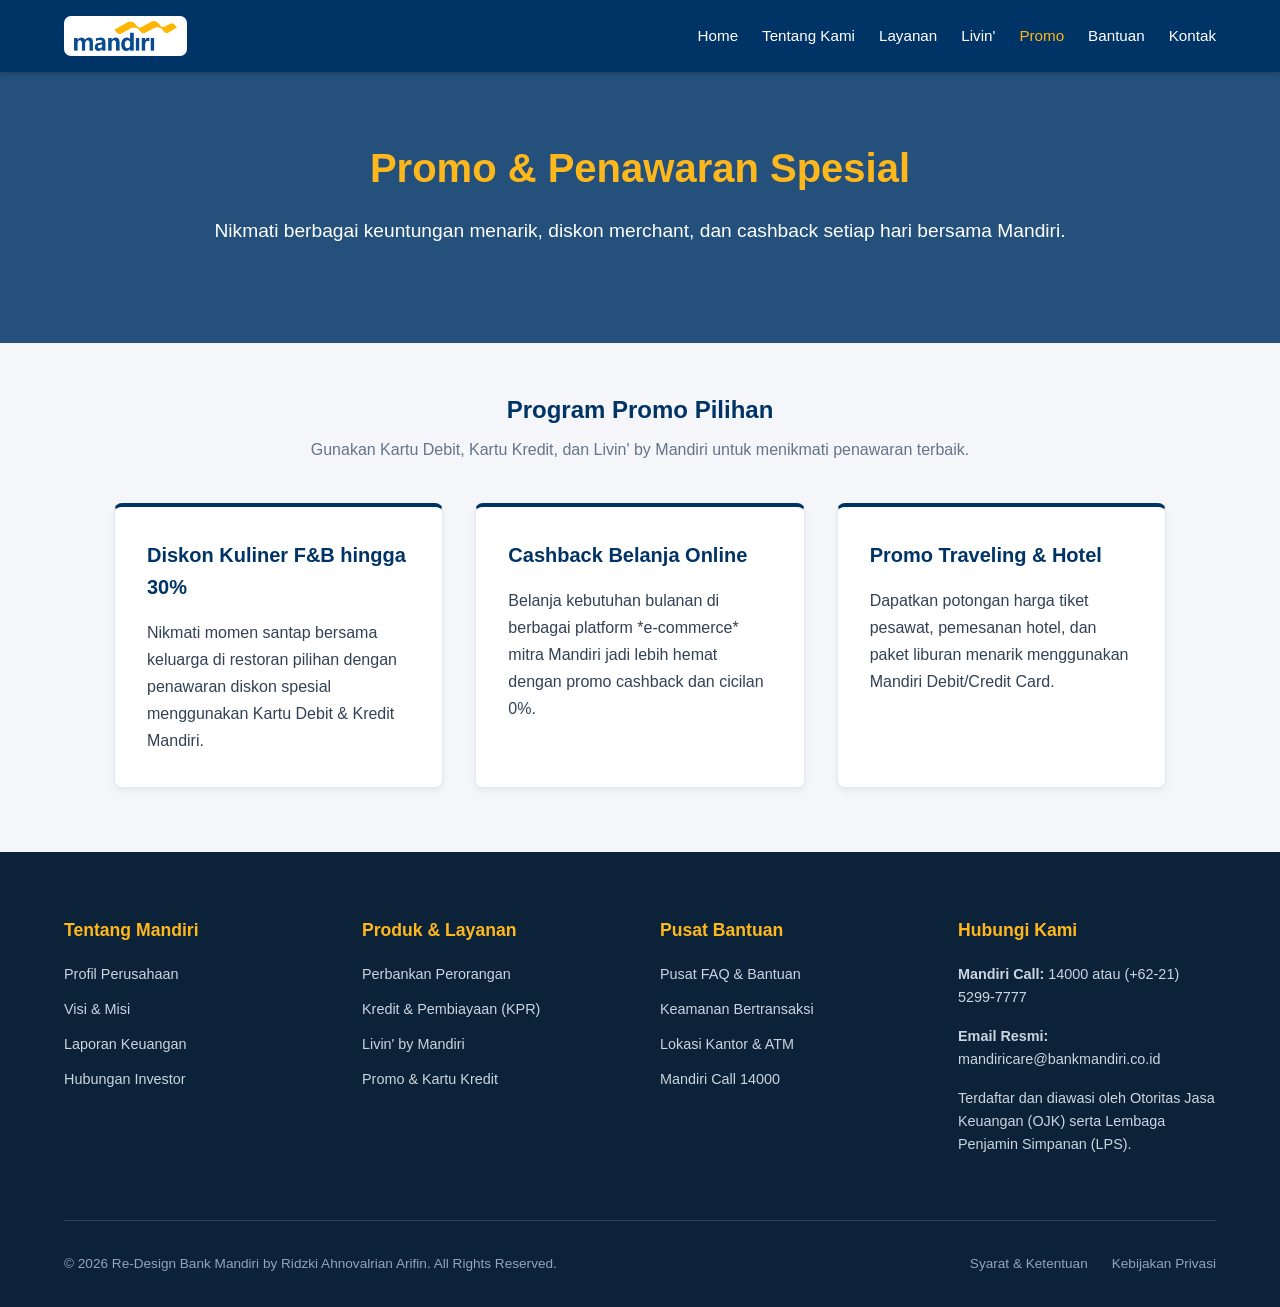
<file: promo.html>
<!DOCTYPE html>
<html lang="id">
<head>
    <meta charset="UTF-8">
    <meta name="viewport" content="width=device-width, initial-scale=1.0">
    <title>Promo & Penawaran - Bank Mandiri</title>
    <link rel="stylesheet" href="css/style.css">
</head>
<body>
    <header id="ridzki_header">
        <a href="index.html" class="ridzki_logo">
            <img src="assets/logo.png" alt="Logo Bank Mandiri">
        </a>
        
        <div class="ridzki_menu_toggle">
            <span></span>
            <span></span>
            <span></span>
        </div>

        <nav id="ridzki_nav">
            <ul>
                <li><a href="index.html">Home</a></li>
                <li><a href="about.html">Tentang Kami</a></li>
                <li><a href="services.html">Layanan</a></li>
                <li><a href="livin.html">Livin'</a></li>
                <li><a href="promo.html">Promo</a></li>
                <li><a href="help.html">Bantuan</a></li>
                <li><a href="contact.html">Kontak</a></li>
            </ul>
        </nav>
    </header>

    <section class="ridzki_hero" style="padding: 4rem 2rem;">
        <h1>Promo & Penawaran Spesial</h1>
        <p>Nikmati berbagai keuntungan menarik, diskon merchant, dan cashback setiap hari bersama Mandiri.</p>
    </section>

    <div class="ridzki_container">
        <h2 style="color: var(--ridzki-mandiri-blue); text-align: center; margin-bottom: 0.5rem;">Program Promo Pilihan</h2>
        <p style="text-align: center; color: #64748b; margin-bottom: 2.5rem;">Gunakan Kartu Debit, Kartu Kredit, dan Livin' by Mandiri untuk menikmati penawaran terbaik.</p>
        
        <div class="ridzki_grid">
            <div class="ridzki_card">
                <h3>Diskon Kuliner F&B hingga 30%</h3>
                <p>Nikmati momen santap bersama keluarga di restoran pilihan dengan penawaran diskon spesial menggunakan Kartu Debit & Kredit Mandiri.</p>
            </div>
            <div class="ridzki_card">
                <h3>Cashback Belanja Online</h3>
                <p>Belanja kebutuhan bulanan di berbagai platform *e-commerce* mitra Mandiri jadi lebih hemat dengan promo cashback dan cicilan 0%.</p>
            </div>
            <div class="ridzki_card">
                <h3>Promo Traveling & Hotel</h3>
                <p>Dapatkan potongan harga tiket pesawat, pemesanan hotel, dan paket liburan menarik menggunakan Mandiri Debit/Credit Card.</p>
            </div>
        </div>
    </div>

    <!-- Footer Detail Ala Bank Mandiri -->
    <footer id="ridzki_footer_detail">
        <div class="ridzki_footer_container">
            <div class="ridzki_footer_col">
                <h4>Tentang Mandiri</h4>
                <ul>
                    <li><a href="about.html">Profil Perusahaan</a></li>
                    <li><a href="about.html">Visi & Misi</a></li>
                    <li><a href="services.html">Laporan Keuangan</a></li>
                    <li><a href="contact.html">Hubungan Investor</a></li>
                </ul>
            </div>
            <div class="ridzki_footer_col">
                <h4>Produk & Layanan</h4>
                <ul>
                    <li><a href="services.html">Perbankan Perorangan</a></li>
                    <li><a href="services.html">Kredit & Pembiayaan (KPR)</a></li>
                    <li><a href="livin.html">Livin' by Mandiri</a></li>
                    <li><a href="promo.html">Promo & Kartu Kredit</a></li>
                </ul>
            </div>
            <div class="ridzki_footer_col">
                <h4>Pusat Bantuan</h4>
                <ul>
                    <li><a href="help.html">Pusat FAQ & Bantuan</a></li>
                    <li><a href="help.html">Keamanan Bertransaksi</a></li>
                    <li><a href="contact.html">Lokasi Kantor & ATM</a></li>
                    <li><a href="contact.html">Mandiri Call 14000</a></li>
                </ul>
            </div>
            <div class="ridzki_footer_col">
                <h4>Hubungi Kami</h4>
                <p><strong>Mandiri Call:</strong> 14000 atau (+62-21) 5299-7777</p>
                <p><strong>Email Resmi:</strong> mandiricare@bankmandiri.co.id</p>
                <p>Terdaftar dan diawasi oleh Otoritas Jasa Keuangan (OJK) serta Lembaga Penjamin Simpanan (LPS).</p>
            </div>
        </div>
        
        <div class="ridzki_footer_bottom">
            <p>&copy; 2026 Re-Design Bank Mandiri by Ridzki Ahnovalrian Arifin. All Rights Reserved.</p>
            <div class="ridzki_footer_bottom_links">
                <a href="#">Syarat & Ketentuan</a>
                <a href="#">Kebijakan Privasi</a>
            </div>
        </div>
    </footer>

    <script src="js/script.js"></script>
</body>
</html>
</file>
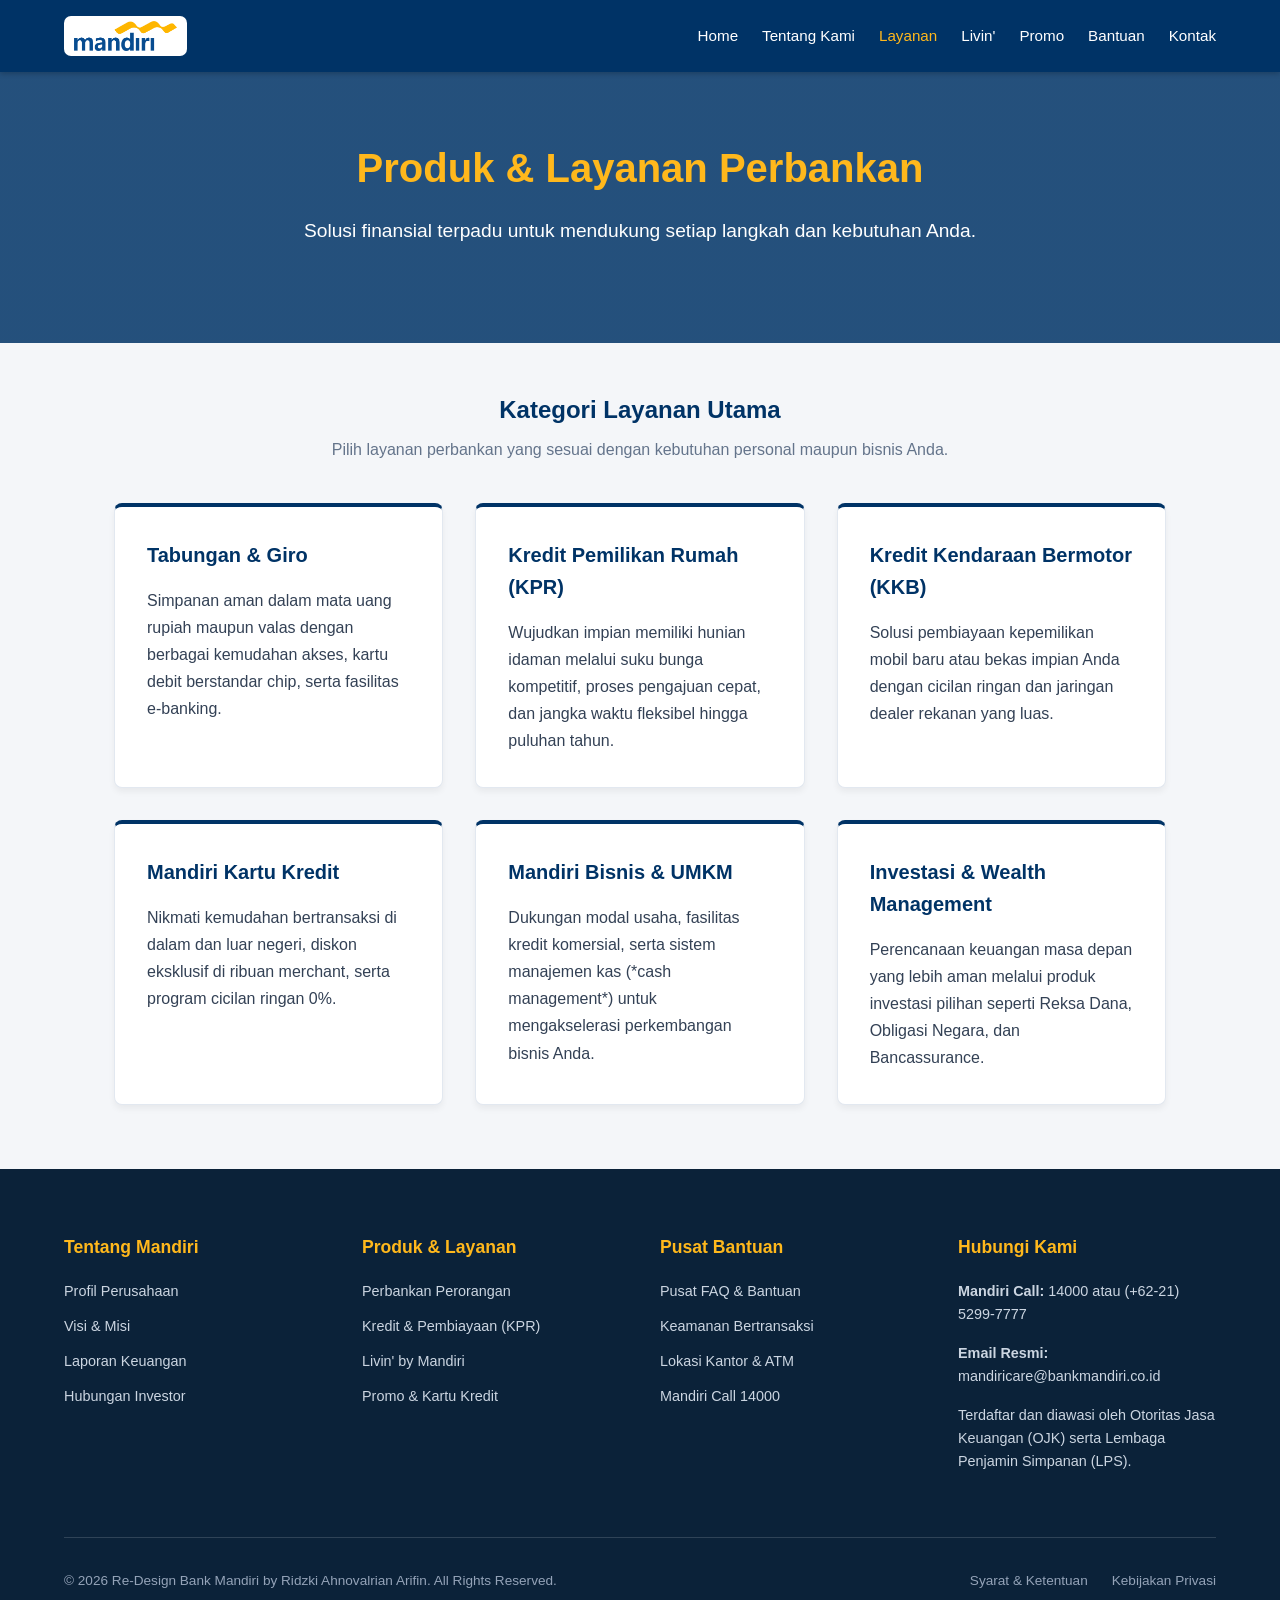
<file: services.html>
<!DOCTYPE html>
<html lang="id">
<head>
    <meta charset="UTF-8">
    <meta name="viewport" content="width=device-width, initial-scale=1.0">
    <title>Produk & Layanan - Bank Mandiri</title>
    <link rel="stylesheet" href="css/style.css">
</head>
<body>
    <header id="ridzki_header">
        <a href="index.html" class="ridzki_logo">
            <img src="assets/logo.png" alt="Logo Bank Mandiri">
        </a>
        
        <div class="ridzki_menu_toggle">
            <span></span>
            <span></span>
            <span></span>
        </div>

        <nav id="ridzki_nav">
            <ul>
                <li><a href="index.html">Home</a></li>
                <li><a href="about.html">Tentang Kami</a></li>
                <li><a href="services.html">Layanan</a></li>
                <li><a href="livin.html">Livin'</a></li>
                <li><a href="promo.html">Promo</a></li>
                <li><a href="help.html">Bantuan</a></li>
                <li><a href="contact.html">Kontak</a></li>
            </ul>
        </nav>
    </header>

    <section class="ridzki_hero" style="padding: 4rem 2rem;">
        <h1>Produk & Layanan Perbankan</h1>
        <p>Solusi finansial terpadu untuk mendukung setiap langkah dan kebutuhan Anda.</p>
    </section>

    <div class="ridzki_container">
        <h2 style="color: var(--ridzki-mandiri-blue); text-align: center; margin-bottom: 0.5rem;">Kategori Layanan Utama</h2>
        <p style="text-align: center; color: #64748b; margin-bottom: 2.5rem;">Pilih layanan perbankan yang sesuai dengan kebutuhan personal maupun bisnis Anda.</p>
        
        <div class="ridzki_grid">
            <div class="ridzki_card">
                <h3>Tabungan & Giro</h3>
                <p>Simpanan aman dalam mata uang rupiah maupun valas dengan berbagai kemudahan akses, kartu debit berstandar chip, serta fasilitas e-banking.</p>
            </div>
            <div class="ridzki_card">
                <h3>Kredit Pemilikan Rumah (KPR)</h3>
                <p>Wujudkan impian memiliki hunian idaman melalui suku bunga kompetitif, proses pengajuan cepat, dan jangka waktu fleksibel hingga puluhan tahun.</p>
            </div>
            <div class="ridzki_card">
                <h3>Kredit Kendaraan Bermotor (KKB)</h3>
                <p>Solusi pembiayaan kepemilikan mobil baru atau bekas impian Anda dengan cicilan ringan dan jaringan dealer rekanan yang luas.</p>
            </div>
            <div class="ridzki_card">
                <h3>Mandiri Kartu Kredit</h3>
                <p>Nikmati kemudahan bertransaksi di dalam dan luar negeri, diskon eksklusif di ribuan merchant, serta program cicilan ringan 0%.</p>
            </div>
            <div class="ridzki_card">
                <h3>Mandiri Bisnis & UMKM</h3>
                <p>Dukungan modal usaha, fasilitas kredit komersial, serta sistem manajemen kas (*cash management*) untuk mengakselerasi perkembangan bisnis Anda.</p>
            </div>
            <div class="ridzki_card">
                <h3>Investasi & Wealth Management</h3>
                <p>Perencanaan keuangan masa depan yang lebih aman melalui produk investasi pilihan seperti Reksa Dana, Obligasi Negara, dan Bancassurance.</p>
            </div>
        </div>
    </div>

    <!-- Footer Detail Ala Bank Mandiri -->
    <footer id="ridzki_footer_detail">
        <div class="ridzki_footer_container">
            <div class="ridzki_footer_col">
                <h4>Tentang Mandiri</h4>
                <ul>
                    <li><a href="about.html">Profil Perusahaan</a></li>
                    <li><a href="about.html">Visi & Misi</a></li>
                    <li><a href="services.html">Laporan Keuangan</a></li>
                    <li><a href="contact.html">Hubungan Investor</a></li>
                </ul>
            </div>
            <div class="ridzki_footer_col">
                <h4>Produk & Layanan</h4>
                <ul>
                    <li><a href="services.html">Perbankan Perorangan</a></li>
                    <li><a href="services.html">Kredit & Pembiayaan (KPR)</a></li>
                    <li><a href="livin.html">Livin' by Mandiri</a></li>
                    <li><a href="promo.html">Promo & Kartu Kredit</a></li>
                </ul>
            </div>
            <div class="ridzki_footer_col">
                <h4>Pusat Bantuan</h4>
                <ul>
                    <li><a href="help.html">Pusat FAQ & Bantuan</a></li>
                    <li><a href="help.html">Keamanan Bertransaksi</a></li>
                    <li><a href="contact.html">Lokasi Kantor & ATM</a></li>
                    <li><a href="contact.html">Mandiri Call 14000</a></li>
                </ul>
            </div>
            <div class="ridzki_footer_col">
                <h4>Hubungi Kami</h4>
                <p><strong>Mandiri Call:</strong> 14000 atau (+62-21) 5299-7777</p>
                <p><strong>Email Resmi:</strong> mandiricare@bankmandiri.co.id</p>
                <p>Terdaftar dan diawasi oleh Otoritas Jasa Keuangan (OJK) serta Lembaga Penjamin Simpanan (LPS).</p>
            </div>
        </div>
        
        <div class="ridzki_footer_bottom">
            <p>&copy; 2026 Re-Design Bank Mandiri by Ridzki Ahnovalrian Arifin. All Rights Reserved.</p>
            <div class="ridzki_footer_bottom_links">
                <a href="#">Syarat & Ketentuan</a>
                <a href="#">Kebijakan Privasi</a>
            </div>
        </div>
    </footer>

    <script src="js/script.js"></script>
</body>
</html>
</file>
<file: css/style.css>
:root {
    --ridzki-mandiri-blue: #003366;
    --ridzki-mandiri-gold: #FFB81C;
    --ridzki-dark: #1A1A1A;
    --ridzki-light: #F4F6F9;
    --ridzki-white: #FFFFFF;
}

* {
    margin: 0;
    padding: 0;
    box-sizing: border-box;
    font-family: 'Segoe UI', Tahoma, Geneva, Verdana, sans-serif;
}

body {
    background-color: var(--ridzki-light);
    color: var(--ridzki-dark);
    line-height: 1.6;
}

#ridzki_header {
    background-color: var(--ridzki-mandiri-blue);
    color: var(--ridzki-white);
    padding: 1rem 5%;
    display: flex;
    justify-content: space-between;
    align-items: center;
    position: sticky;
    top: 0;
    z-index: 1000;
    box-shadow: 0 2px 5px rgba(0,0,0,0.2);
}

.ridzki_logo {
    display: flex;
    align-items: center;
    text-decoration: none;
}

.ridzki_logo img {
    height: 40px;
    width: auto;
    object-fit: contain;
    background-color: var(--ridzki-white);
    border-radius: 7px;
    padding: 5px 10px;
    gap: 6px;
}

#ridzki_nav ul {
    list-style: none;
    display: flex;
    gap: 1.5rem;
}

#ridzki_nav a {
    color: var(--ridzki-white);
    text-decoration: none;
    font-size: 0.95rem;
    transition: color 0.3s;
    font-weight: 500;
}

#ridzki_nav a:hover, 
#ridzki_nav a.ridzki_active {
    color: var(--ridzki-mandiri-gold) !important;
}

.ridzki_menu_toggle {
    display: none;
    flex-direction: column;
    cursor: pointer;
    gap: 5px;
}

.ridzki_menu_toggle span {
    width: 25px;
    height: 3px;
    background-color: var(--ridzki-mandiri-gold);
    border-radius: 2px;
    transition: 0.3s;
}

.ridzki_hero {
    background: linear-gradient(rgba(0,51,102,0.85), rgba(0,51,102,0.85)), url('https://images.unsplash.com/photo-1486406146926-c627a92ad1ab?auto=format&fit=crop&w=1200&q=80') no-repeat center center/cover;
    color: var(--ridzki-white);
    text-align: center;
    padding: 5rem 2rem;
}

.ridzki_hero h1 {
    font-size: 2.5rem;
    margin-bottom: 1rem;
    color: var(--ridzki-mandiri-gold);
}

.ridzki_hero p {
    font-size: 1.2rem;
    margin-bottom: 2rem;
}

.ridzki_btn {
    display: inline-block;
    background-color: var(--ridzki-mandiri-gold);
    color: var(--ridzki-mandiri-blue);
    padding: 0.75rem 1.5rem;
    border-radius: 4px;
    text-decoration: none;
    font-weight: bold;
    transition: background 0.3s;
    border: none;
    cursor: pointer;
}

.ridzki_btn:hover {
    background-color: #e09f0f;
}

.ridzki_container {
    max-width: 1100px;
    margin: 3rem auto;
    padding: 0 1.5rem;
}

.ridzki_grid {
    display: grid;
    grid-template-columns: repeat(auto-fit, minmax(280px, 1fr));
    gap: 2rem;
    margin-top: 2rem;
}

.ridzki_card {
    background: var(--ridzki-white);
    padding: 2rem;
    border-radius: 8px;
    box-shadow: 0 4px 6px rgba(0, 0, 0, 0.05);
    border-top: 4px solid var(--ridzki-mandiri-blue);
    border-left: 1px solid #e2e8f0;
    border-right: 1px solid #e2e8f0;
    border-bottom: 1px solid #e2e8f0;
}

.ridzki_card h3 {
    color: var(--ridzki-mandiri-blue);
    margin-bottom: 1rem;
    font-size: 1.25rem;
}

.ridzki_card p, 
.ridzki_card li {
    color: #334155; 
    line-height: 1.7;
}

/* Form Kontak Khusus */
.ridzki_form_group {
    margin-bottom: 1.2rem;
}

.ridzki_form_group label {
    display: block;
    margin-bottom: 0.5rem;
    font-weight: 600;
}

.ridzki_form_group input, .ridzki_form_group textarea {
    width: 100%;
    padding: 0.75rem;
    border: 1px solid #ccc;
    border-radius: 4px;
}

#ridzki_alert {
    margin-top: 1rem;
    font-weight: bold;
}
#ridzki_footer {
    background-color: var(--ridzki-mandiri-dark);
    color: var(--ridzki-white);
    text-align: center;
    padding: 1.5rem;
    margin-top: 4rem;
    font-size: 0.9rem;
}

@media (max-width: 768px) {
    .ridzki_menu_toggle {
        display: flex; 
    }
    #ridzki_nav {
        display: none; 
        width: 100%;
        position: absolute;
        top: 100%;
        left: 0;
        background-color: var(--ridzki-mandiri-blue);
        box-shadow: 0 4px 6px rgba(0,0,0,0.1);
        padding: 1rem 0;
    }
    #ridzki_nav.ridzki_mobile_active {
        display: block;
    }

    #ridzki_nav ul {
        flex-direction: column;
        align-items: center;
        gap: 1rem;
    }

    .ridzki_hero h1 {
        font-size: 1.8rem;
    }

    .ridzki_hero p {
        font-size: 1rem;
    }
}
#ridzki_footer_detail {
    background-color: #0b2239;
    color: var(--ridzki-white);
    padding: 4rem 5% 2rem 5%;
    margin-top: 4rem;
    font-size: 0.9rem;
}

.ridzki_footer_container {
    max-width: 1200px;
    margin: 0 auto;
    display: grid;
    grid-template-columns: repeat(auto-fit, minmax(220px, 1fr));
    gap: 2.5rem;
    border-bottom: 1px solid rgba(255, 255, 255, 0.15);
    padding-bottom: 3rem;
}

.ridzki_footer_col h4 {
    color: var(--ridzki-mandiri-gold);
    font-size: 1.1rem;
    margin-bottom: 1.2rem;
    font-weight: 600;
}

.ridzki_footer_col ul {
    list-style: none;
}

.ridzki_footer_col ul li {
    margin-bottom: 0.75rem;
}

.ridzki_footer_col ul li a {
    color: #cbd5e1;
    text-decoration: none;
    transition: color 0.3s;
}

.ridzki_footer_col ul li a:hover {
    color: var(--ridzki-mandiri-gold);
}

.ridzki_footer_col p {
    color: #cbd5e1;
    margin-bottom: 1rem;
    line-height: 1.6;
}

.ridzki_footer_bottom {
    max-width: 1200px;
    margin: 2rem auto 0 auto;
    display: flex;
    justify-content: space-between;
    align-items: center;
    flex-wrap: wrap;
    gap: 1rem;
    color: #94a3b8;
    font-size: 0.85rem;
}

.ridzki_footer_bottom_links {
    display: flex;
    gap: 1.5rem;
}

.ridzki_footer_bottom_links a {
    color: #94a3b8;
    text-decoration: none;
}

.ridzki_footer_bottom_links a:hover {
    color: var(--ridzki-white);
}

@media (max-width: 768px) {
    .ridzki_footer_bottom {
        flex-direction: column;
        text-align: center;
    }
}
.ridzki_spotlight_img {
    width: 100%;
    max-width: 320px; 
    height: auto;
    object-fit: contain;
    border-radius: 8px;
    box-shadow: 0 4px 12px rgba(0, 0, 0, 0.1);
}
</file>
